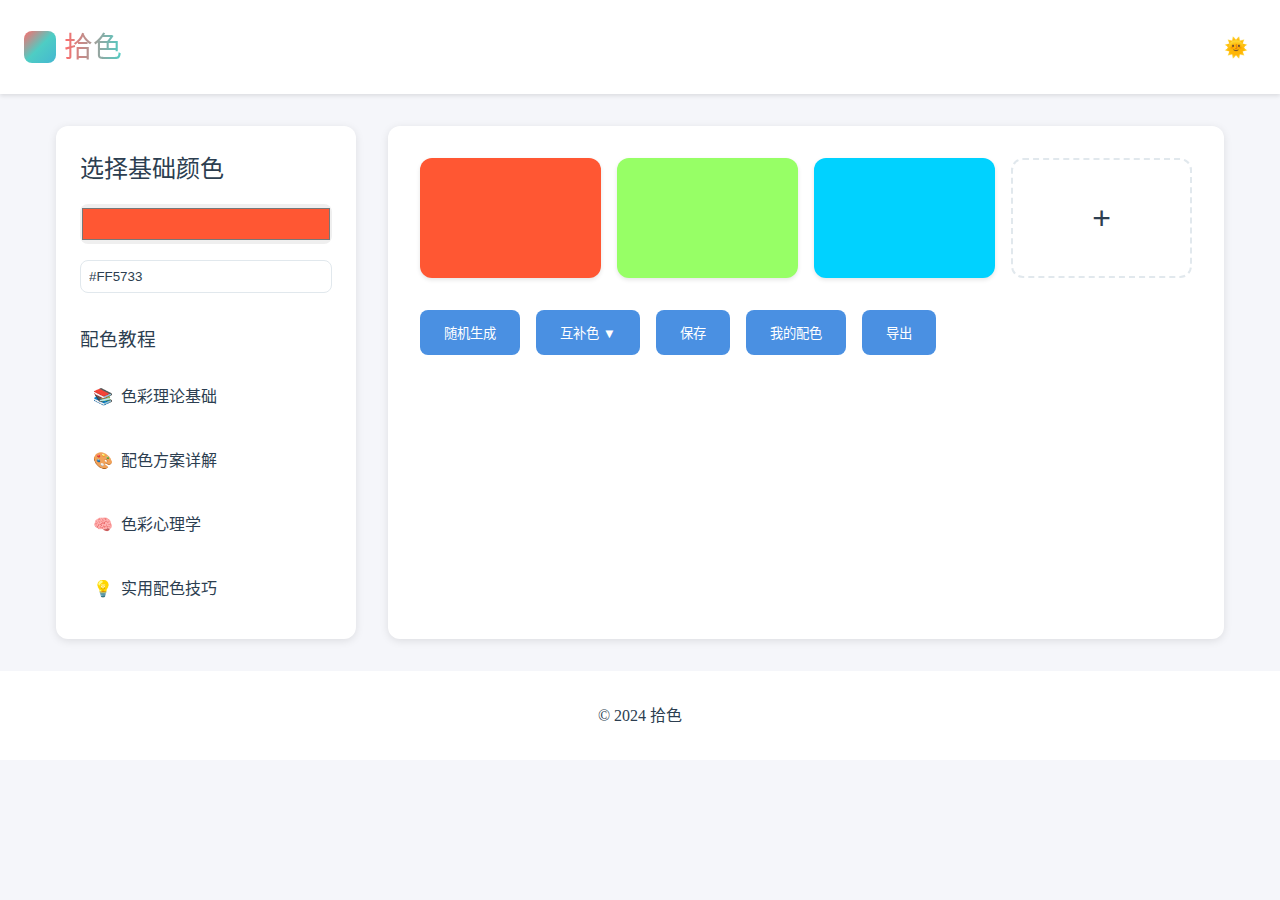
<file: index.html>
<!DOCTYPE html>
<html lang="zh-CN">

<head>
    <meta charset="UTF-8">
    <meta name="viewport" content="width=device-width, initial-scale=1.0, maximum-scale=1.0, user-scalable=no">
    <meta name="description" content="拾色 - 免费专业的在线配色方案生成器,提供互补色、三角配色、邻近色等多种配色模式。支持实时预览、一键导出、配色方案保存等功能,助您轻松创建完美配色。">
    <meta name="keywords" content="拾色,配色工具,在线配色工具,色彩搭配,互补色配色,三角配色,邻近色配色,设计工具,UI配色,网页配色，goodnotes配色">
    <meta name="author" content="拾色">
    <meta name="robots" content="index, follow">
    <meta property="og:title" content="拾色 - 专业免费的在线配色工具">
    <meta property="og:description" content="专业的在线配色方案生成器,提供多种配色模式,帮助快速创建和谐的配色方案。支持实时预览、保存、一键导出等功能。">
    <meta property="og:type" content="website">
    <meta property="og:url" content="https://yourwebsite.com/pei_se.html">
    <meta property="og:image" content="https://yourwebsite.com/images/preview.jpg">
    <link rel="icon" href="favicon.ico" type="image/x-icon">
    <link rel="apple-touch-icon" href="apple-touch-icon.png">
    <title>拾色 - 免费专业的在线配色工具 | 互补色、三角配色、邻近色配色生成</title>
    <link rel="stylesheet" href="配色方案生成器/Pei_se_syle.css">
    <link rel="canonical" href="https://yourwebsite.com/index.html">
    <meta name="theme-color" content="#4a90e2">
    <meta name="apple-mobile-web-app-capable" content="yes">
    <meta name="apple-mobile-web-app-status-bar-style" content="default">
</head>

<body class="transition-all">
    <header class="transition-all" role="banner">
        <div class="site-logo">
            <div class="logo-icon"></div>
            <h1 class="logo-text">拾色</h1>
        </div>
        <div class="theme-switch">
            <button id="themeToggle" class="theme-btn" aria-label="切换主题模式">
                <span class="theme-icon" aria-hidden="true">🌞</span>
            </button>
        </div>
    </header>

    <main role="main">
        <article class="tool-container">
            <aside class="sidebar" role="complementary">
                <section class="color-picker-section">
                    <h2>选择基础颜色</h2>
                    <input type="color" id="baseColor" aria-label="选择基础颜色">
                    <input type="text" id="hexValue" placeholder="#000000" aria-label="十六进制颜色值">
                </section>
                <nav class="tutorial-nav" aria-label="教程导航">
                    <h3>配色教程</h3>
                    <div class="tutorial-links">
                        <a href="配色方案生成器/color-theory.html" class="tutorial-link">
                            <span class="icon" aria-hidden="true">📚</span>
                            <span>色彩理论基础</span>
                        </a>
                        <a href="配色方案生成器/color-schemes.html" class="tutorial-link">
                            <span class="icon">🎨</span> 配色方案详解
                        </a>
                        <a href="配色方案生成器/color-psychology.html" class="tutorial-link">
                            <span class="icon">🧠</span> 色彩心理学
                        </a>
                        <a href="配色方案生成器/practical-tips.html" class="tutorial-link">
                            <span class="icon">💡</span> 实用配色技巧
                        </a>
                    </div>
                </nav>
            </aside>

            <section class="main-content" aria-label="配色工具">
                <section class="palette-display">
                    <div class="color-card" data-color="#FF5733">
                        <button class="remove-color-btn" title="删除此颜色">×</button>
                    </div>
                    <div class="color-card" data-color="#33FF57">
                        <button class="remove-color-btn" title="删除此颜色">×</button>
                    </div>
                    <div class="color-card" data-color="#5733FF">
                        <button class="remove-color-btn" title="删除此颜色">×</button>
                    </div>
                    <button class="add-color-btn" title="添加更多颜色">+</button>
                </section>

                <section class="controls">
                    <button id="generateRandom">随机生成</button>
                    <div class="dropdown">
                        <button id="generateHarmony" class="dropdown-btn">互补色 ▼</button>
                        <div class="dropdown-content" id="dropdownContent">
                            <div class="scheme-item" data-scheme="complementary" title="互补色：对比强烈，适合强调重点和创建视觉冲击">
                                互补色
                            </div>
                            <div class="scheme-item" data-scheme="triadic" title="三角配色：均衡和谐，在画面上产生丰富多彩的效果">
                                三角配色
                            </div>
                            <div class="scheme-item" data-scheme="analogous" title="邻近色：和谐统一，给人平和温馨的感觉">
                                邻近色
                            </div>
                            <div class="scheme-item" data-scheme="split" title="分裂互补色：既保持对比又不失和谐，适合需要多样化的设计">
                                分裂互补色
                            </div>
                        </div>
                    </div>
                    <button id="savePalette" title="保存当前配色方案">保存</button>
                    <button id="showSaved" title="查看已保存的配色方案">我的配色</button>
                    <button id="export">导出</button>
                </section>
            </section>
        </article>
    </main>
    <script src="配色方案生成器/pei_se_script.js"></script>
    <div class="modal" id="saveModal">
        <div class="modal-content">
            <h3>保存配色方案</h3>
            <input type="text" id="paletteName" placeholder="输入配色方案名称">
            <div class="modal-buttons">
                <button id="confirmSave">保存</button>
                <button id="cancelSave">取消</button>
            </div>
        </div>
    </div>

    <div class="modal" id="savedPalettesModal">
        <div class="modal-content">
            <h3>已保存的配色方案</h3>
            <div class="saved-palettes-container">
                <!-- 这里将通过 JavaScript 动态添加保存的配色方案 -->
            </div>
            <button id="closeSavedPalettes" class="close-modal-btn" aria-label="关闭对话框"></button>
        </div>
    </div>
    <footer role="contentinfo">
        <div class="footer-content">
            <p class="copyright">&copy; 2024 拾色</p>
        </div>
    </footer>

</body>

</html>
</file>
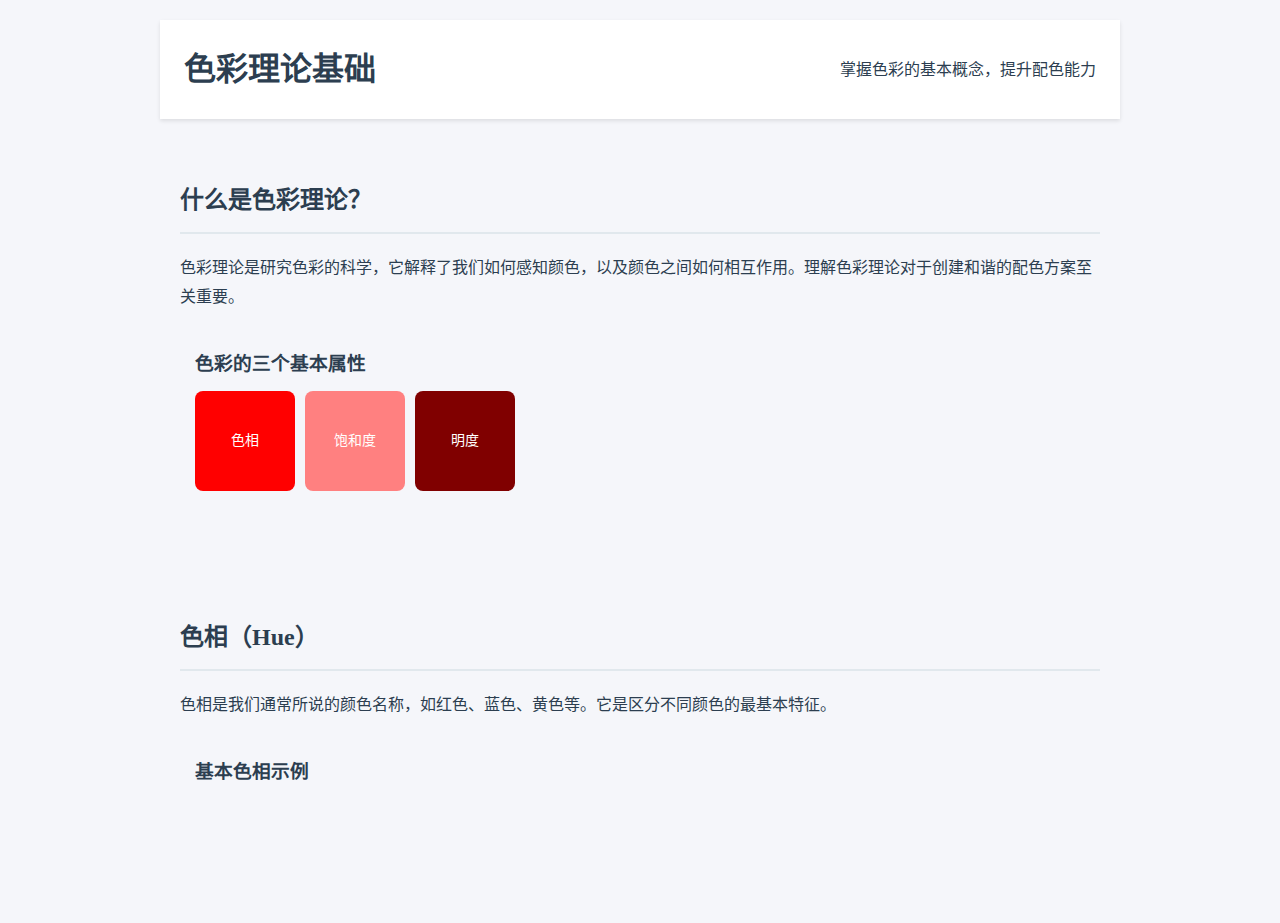
<file: 配色方案生成器/color-theory.html>
<!DOCTYPE html>
<html lang="zh-CN">

<head>
    <meta charset="UTF-8">
    <meta name="viewport" content="width=device-width, initial-scale=1.0">
    <meta name="description" content="了解色彩理论基础，掌握配色技巧，提升设计水平。包含色相、饱和度、明度等核心概念的详细解释。">
    <meta name="keywords" content="色彩理论,配色基础,色相,饱和度,明度,色彩搭配,设计理论">
    <title>色彩理论基础 - 配色方案生成器教程</title>
    <link rel="stylesheet" href="Pei_se_syle.css">
    <link rel="stylesheet" href="tutorial.css">
</head>

<body>
    <main class="tutorial-container">
        <header class="tutorial-header">
            <h1>色彩理论基础</h1>
            <p>掌握色彩的基本概念，提升配色能力</p>
        </header>

        <div class="tutorial-content">
            <article class="article">
                <h2>什么是色彩理论？</h2>
                <p>色彩理论是研究色彩的科学，它解释了我们如何感知颜色，以及颜色之间如何相互作用。理解色彩理论对于创建和谐的配色方案至关重要。</p>

                <div class="example-section">
                    <h3>色彩的三个基本属性</h3>
                    <div class="color-example">
                        <div class="color-block" style="background-color: #FF0000;">
                            色相
                        </div>
                        <div class="color-block" style="background-color: #FF8080;">
                            饱和度
                        </div>
                        <div class="color-block" style="background-color: #800000;">
                            明度
                        </div>
                    </div>
                </div>
            </article>

            <article class="article">
                <h2>色相（Hue）</h2>
                <p>色相是我们通常所说的颜色名称，如红色、蓝色、黄色等。它是区分不同颜色的最基本特征。</p>

                <div class="example-section">
                    <h3>基本色相示例</h3>
                    <div class="color-example">
                        <!-- 添加更多色相示例 -->
                    </div>
                </div>
            </article>

            <!-- 更多文章内容 -->
        </div>
    </main>

    <script src="tutorial.js"></script>
</body>

</html>
</file>
<file: 配色方案生成器/Pei_se_syle.css>
/* 基础变量设置 */

:root {
    /* 亮色主题 */
    --primary-color: #4a90e2;
    --secondary-color: #f5f6fa;
    --text-color: #2c3e50;
    --border-color: #e1e8ed;
    --card-bg: #ffffff;
    --shadow-color: rgba(0, 0, 0, 0.1);
    --hover-color: #edf2f7;
    /* 字体设置 */
    --main-font: "FangSong", "仿宋", FangSong, "STFangsong", "华文仿宋", serif;
    /* 添加过渡变量 */
    --transition-speed: 0.4s;
    --transition-timing: cubic-bezier(0.4, 0, 0.2, 1);
    /* 添加过渡属性 */
    transition: color var(--transition-speed) var(--transition-timing), background-color var(--transition-speed) var(--transition-timing), border-color var(--transition-speed) var(--transition-timing), box-shadow var(--transition-speed) var(--transition-timing);
}


/* 暗色主题 */

[data-theme="dark"] {
    --primary-color: #60a5fa;
    --secondary-color: #1a1b1e;
    --text-color: #e2e8f0;
    --border-color: #2d3748;
    --card-bg: #2d3748;
    --shadow-color: rgba(0, 0, 0, 0.3);
    --hover-color: #4a5568;
    /* 保持过渡效果 */
    transition: color var(--transition-speed) var(--transition-timing), background-color var(--transition-speed) var(--transition-timing), border-color var(--transition-speed) var(--transition-timing), box-shadow var(--transition-speed) var(--transition-timing);
}


/* 全局样式 */

* {
    margin: 0;
    padding: 0;
    box-sizing: border-box;
}

body {
    font-family: var(--main-font);
    color: var(--text-color);
    background-color: var(--secondary-color);
    line-height: 1.6;
    min-height: 100vh;
}


/* 头部样式 */

header {
    padding: 1.5rem;
    background-color: var(--card-bg);
    box-shadow: 0 2px 4px var(--shadow-color);
    display: flex;
    justify-content: space-between;
    align-items: center;
}

.site-title {
    font-size: 1.8rem;
    font-weight: normal;
    color: var(--text-color);
}


/* 主要内容区域 */

.tool-container {
    max-width: 1200px;
    margin: 2rem auto;
    padding: 0 1rem;
    display: grid;
    grid-template-columns: 300px 1fr;
    gap: 2rem;
}


/* 侧边栏样式 */

.sidebar {
    background-color: var(--card-bg);
    border-radius: 12px;
    padding: 1.5rem;
    box-shadow: 0 2px 8px var(--shadow-color);
    /* 优化卡片阴影过渡 */
    transition: transform var(--transition-speed) var(--transition-timing), box-shadow var(--transition-speed) var(--transition-timing), background-color var(--transition-speed) var(--transition-timing);
}

.color-picker-section {
    margin-bottom: 2rem;
}

.color-picker-section h2 {
    margin-bottom: 1rem;
    font-weight: normal;
}

#baseColor {
    width: 100%;
    height: 40px;
    border: none;
    border-radius: 8px;
    margin-bottom: 1rem;
    cursor: pointer;
}

#hexValue {
    width: 100%;
    padding: 0.5rem;
    border: 1px solid var(--border-color);
    border-radius: 8px;
    background-color: var(--card-bg);
    color: var(--text-color);
    /* 优化输入框过渡 */
    transition: background-color var(--transition-speed) var(--transition-timing), border-color var(--transition-speed) var(--transition-timing), color var(--transition-speed) var(--transition-timing);
}


/* 教程导航样式 */

.tutorial-nav {
    margin-top: 2rem;
}

.tutorial-nav h3 {
    margin-bottom: 1rem;
    font-weight: normal;
}

.tutorial-links {
    display: flex;
    flex-direction: column;
    gap: 0.8rem;
}

.tutorial-link {
    display: flex;
    align-items: center;
    gap: 0.5rem;
    padding: 0.8rem;
    text-decoration: none;
    color: var(--text-color);
    border-radius: 8px;
    transition: background-color 0.3s;
}

.tutorial-link:hover {
    background-color: var(--hover-color);
}


/* 主要内容区域样式 */

.main-content {
    background-color: var(--card-bg);
    border-radius: 12px;
    padding: 2rem;
    box-shadow: 0 2px 8px var(--shadow-color);
    /* 优化卡片阴影过渡 */
    transition: transform var(--transition-speed) var(--transition-timing), box-shadow var(--transition-speed) var(--transition-timing), background-color var(--transition-speed) var(--transition-timing);
}


/* 调色板显示区域 */

.palette-display {
    display: grid;
    grid-template-columns: repeat(auto-fit, minmax(120px, 1fr));
    gap: 1rem;
    margin-bottom: 2rem;
}

.color-card {
    position: relative;
    height: 120px;
    border-radius: 12px;
    cursor: pointer;
    transition: transform 0.3s;
    box-shadow: 0 2px 4px var(--shadow-color);
}

.color-card:hover {
    transform: translateY(-2px);
}

.remove-color-btn {
    position: absolute;
    top: 0.5rem;
    right: 0.5rem;
    width: 24px;
    height: 24px;
    border: none;
    border-radius: 50%;
    background-color: rgba(255, 255, 255, 0.8);
    cursor: pointer;
    display: flex;
    align-items: center;
    justify-content: center;
    opacity: 0;
    transition: opacity 0.3s;
}

.color-card:hover .remove-color-btn {
    opacity: 1;
}

.add-color-btn {
    height: 120px;
    border: 2px dashed var(--border-color);
    border-radius: 12px;
    background: none;
    cursor: pointer;
    font-size: 2rem;
    color: var(--text-color);
    transition: background-color 0.3s;
}

.add-color-btn:hover {
    background-color: var(--hover-color);
}


/* 控制按钮区域 */

.controls {
    display: flex;
    gap: 1rem;
    flex-wrap: wrap;
}

.controls button {
    padding: 0.8rem 1.5rem;
    border: none;
    border-radius: 8px;
    background-color: var(--primary-color);
    color: white;
    cursor: pointer;
    transition: opacity 0.3s;
}

.controls button:hover {
    opacity: 0.9;
}


/* 下拉菜单样式 */

.dropdown {
    position: relative;
}

.dropdown-content {
    display: none;
    position: absolute;
    top: 100%;
    left: 0;
    background-color: var(--card-bg);
    border-radius: 8px;
    box-shadow: 0 2px 8px var(--shadow-color);
    z-index: 1000;
    min-width: 160px;
    /* 优化下拉菜单过渡 */
    transition: opacity var(--transition-speed) var(--transition-timing), transform var(--transition-speed) var(--transition-timing);
}

.dropdown-content.show {
    display: block;
    animation: dropdownFade var(--transition-speed) var(--transition-timing);
}

@keyframes dropdownFade {
    from {
        opacity: 0;
        transform: translateY(-10px);
    }
    to {
        opacity: 1;
        transform: translateY(0);
    }
}

.scheme-item {
    padding: 0.8rem 1rem;
    cursor: pointer;
    transition: background-color 0.3s;
}

.scheme-item:hover {
    background-color: var(--hover-color);
}


/* Toast提示样式 */

.toast {
    position: fixed;
    bottom: 2rem;
    left: 50%;
    transform: translateX(-50%);
    background-color: rgba(0, 0, 0, 0.8);
    color: white;
    padding: 0.8rem 1.5rem;
    border-radius: 8px;
    animation: fadeInOut 2s ease-in-out;
}

@keyframes fadeInOut {
    0% {
        opacity: 0;
        transform: translate(-50%, 20px);
    }
    10% {
        opacity: 1;
        transform: translate(-50%, 0);
    }
    90% {
        opacity: 1;
        transform: translate(-50%, 0);
    }
    100% {
        opacity: 0;
        transform: translate(-50%, -20px);
    }
}


/* 模态框样式 */

.modal {
    display: none;
    position: fixed;
    top: 0;
    left: 0;
    width: 100%;
    height: 100%;
    background-color: rgba(0, 0, 0, 0.5);
    z-index: 1000;
}

.modal.show {
    display: flex;
    align-items: center;
    justify-content: center;
}

.modal-content {
    position: relative;
    background-color: var(--card-bg);
    border-radius: 12px;
    padding: 2rem;
    box-shadow: 0 4px 16px var(--shadow-color);
    /* 设置���为视窗高度的80% */
    max-height: 80vh;
    /* 添加内部滚动 */
    overflow-y: auto;
    /* 平滑滚动效果 */
    scroll-behavior: smooth;
}

.modal-content h3 {
    margin-bottom: 1rem;
    font-weight: normal;
}

.modal-content input {
    width: 100%;
    padding: 0.8rem;
    border: 1px solid var(--border-color);
    border-radius: 8px;
    margin-bottom: 1rem;
}

.modal-buttons {
    display: flex;
    gap: 1rem;
    justify-content: flex-end;
    margin-top: 1.5rem;
}

.modal-buttons button {
    padding: 0.8rem 1.5rem;
    border: none;
    border-radius: 8px;
    font-family: var(--main-font);
    font-size: 1rem;
    cursor: pointer;
    transition: all 0.3s var(--transition-timing);
}


/* 确认按钮样式 */

.modal-buttons button:first-child {
    background-color: var(--primary-color);
    color: #ffffff;
}

.modal-buttons button:first-child:hover {
    background-color: var(--primary-color);
    opacity: 0.9;
    transform: translateY(-2px);
    box-shadow: 0 4px 12px rgba(74, 144, 226, 0.2);
}


/* 取消按钮样式 */

.modal-buttons button:last-child {
    background-color: var(--card-bg);
    color: var(--text-color);
    border: 1px solid var(--border-color);
}

.modal-buttons button:last-child:hover {
    background-color: var(--hover-color);
    transform: translateY(-2px);
}


/* 按钮点击效果 */

.modal-buttons button:active {
    transform: translateY(0);
}


/* 禁用状态 */

.modal-buttons button:disabled {
    opacity: 0.5;
    cursor: not-allowed;
    transform: none;
}


/* 模态框内容样式优化 */

.modal-content input {
    width: 100%;
    padding: 0.8rem;
    border: 1px solid var(--border-color);
    border-radius: 8px;
    margin-bottom: 1rem;
    font-family: var(--main-font);
    color: var(--text-color);
    background-color: var(--card-bg);
    transition: border-color 0.3s var(--transition-timing);
}

.modal-content input:focus {
    outline: none;
    border-color: var(--primary-color);
    box-shadow: 0 0 0 2px rgba(74, 144, 226, 0.1);
}


/* 响应式设计 */

@media (max-width: 768px) {
    .tool-container {
        grid-template-columns: 1fr;
    }
    .controls {
        flex-direction: column;
    }
    .controls button {
        width: 100%;
    }
}


/* 主题切换按钮样式 */

.theme-btn {
    position: relative;
    width: 40px;
    height: 40px;
    display: flex;
    align-items: center;
    justify-content: center;
    border-radius: 50%;
    background: none;
    border: 2px solid transparent;
    cursor: pointer;
    overflow: hidden;
    /* 优化主题切换按钮样式 */
    transition: background-color var(--transition-speed) var(--transition-timing), border-color var(--transition-speed) var(--transition-timing);
}

.theme-btn:hover {
    background-color: var(--hover-color);
    border-color: var(--border-color);
}

.theme-btn .theme-icon {
    font-size: 1.2rem;
    transform-origin: center;
    /* 主题切换时的图标动画 */
    transition: transform var(--transition-speed) var(--transition-timing), opacity var(--transition-speed) var(--transition-timing);
}


/* 主题切换时的图标动画 */

.theme-btn:active .theme-icon {
    transform: rotate(180deg);
}


/* 页脚样式 */

footer {
    text-align: center;
    padding: 2rem;
    background-color: var(--card-bg);
    margin-top: 2rem;
}

.footer-content {
    max-width: 1200px;
    margin: 0 auto;
}


/* 已保存配色列表中的按钮样式 */

.palette-actions {
    display: flex;
    gap: 0.8rem;
}

.palette-actions button {
    padding: 0.6rem 1.2rem;
    border: none;
    border-radius: 6px;
    font-family: var(--main-font);
    font-size: 0.9rem;
    cursor: pointer;
    transition: all 0.3s var(--transition-timing);
}


/* "使用"按钮样式 */

.load-palette {
    background-color: var(--primary-color);
    color: #ffffff;
}

.load-palette:hover {
    opacity: 0.9;
    transform: translateY(-2px);
    box-shadow: 0 4px 12px rgba(74, 144, 226, 0.2);
}


/* "删除"按钮样式 */

.delete-palette {
    background-color: transparent;
    color: #dc2626;
    border: 1px solid #dc2626;
}

.delete-palette:hover {
    background-color: #dc2626;
    color: #ffffff;
    transform: translateY(-2px);
    box-shadow: 0 4px 12px rgba(220, 38, 38, 0.15);
}


/* 按钮点击效果 */

.palette-actions button:active {
    transform: translateY(0);
}


/* 已保存配色列表中的配色项样式优化 */

.saved-palette {
    display: flex;
    align-items: center;
    justify-content: space-between;
    padding: 1rem;
    background-color: var(--card-bg);
    border-radius: 8px;
    margin-bottom: 1rem;
    border: 1px solid var(--border-color);
    transition: all 0.3s var(--transition-timing);
}

.saved-palette:hover {
    transform: translateY(-2px);
    box-shadow: 0 4px 12px var(--shadow-color);
}

.palette-colors {
    display: flex;
    gap: 0.5rem;
}

.palette-color {
    width: 30px;
    height: 30px;
    border-radius: 4px;
    border: 1px solid var(--border-color);
}

.palette-info {
    display: flex;
    align-items: center;
    gap: 1.5rem;
}

.palette-info span {
    font-size: 1rem;
    color: var(--text-color);
}


/* 适配暗色主题 */

[data-theme="dark"] .delete-palette {
    color: #ef4444;
    border-color: #ef4444;
}

[data-theme="dark"] .delete-palette:hover {
    background-color: #ef4444;
    color: #ffffff;
}


/* 模态框关闭按钮样式 */

.close-modal-btn {
    position: absolute;
    top: 1rem;
    right: 1rem;
    width: 36px;
    height: 36px;
    border: none;
    border-radius: 50%;
    background-color: var(--hover-color);
    color: var(--text-color);
    cursor: pointer;
    display: flex;
    align-items: center;
    justify-content: center;
    font-size: 1.5rem;
    transition: all 0.3s var(--transition-timing);
    box-shadow: 0 2px 8px var(--shadow-color);
}

.close-modal-btn::before {
    content: "×";
    line-height: 1;
}

.close-modal-btn:hover {
    background-color: var(--border-color);
    transform: rotate(90deg) scale(1.1);
    box-shadow: 0 4px 12px var(--shadow-color);
}

.close-modal-btn:active {
    transform: rotate(90deg) scale(0.95);
    box-shadow: 0 2px 4px var(--shadow-color);
}


/* 暗色主题适配 */

[data-theme="dark"] .close-modal-btn {
    background-color: var(--hover-color);
    color: var(--text-color);
}

[data-theme="dark"] .close-modal-btn:hover {
    background-color: var(--border-color);
}


/* 保存的配色容器样式 */

.saved-palettes-container {
    /* 移除固定高度,让内容自然流动 */
    padding: 1rem 0;
}


/* 自定义滚动条样式 */

.modal-content::-webkit-scrollbar {
    width: 8px;
}

.modal-content::-webkit-scrollbar-track {
    background: var(--secondary-color);
    border-radius: 4px;
}

.modal-content::-webkit-scrollbar-thumb {
    background: var(--border-color);
    border-radius: 4px;
}

.modal-content::-webkit-scrollbar-thumb:hover {
    background: var(--primary-color);
}


/* 全局过渡效果类 */

.transition-all {
    transition: color var(--transition-speed) var(--transition-timing), background-color var(--transition-speed) var(--transition-timing), border-color var(--transition-speed) var(--transition-timing), box-shadow var(--transition-speed) var(--transition-timing), transform var(--transition-speed) var(--transition-timing);
}


/* 移动端适配 */

@media screen and (max-width: 768px) {
    /* 工具容器布局调整 */
    .tool-container {
        grid-template-columns: 1fr;
        /* 改为单列布局 */
        gap: 1rem;
        padding: 0.5rem;
    }
    /* 调整侧边栏样式 */
    .sidebar {
        position: relative;
        width: 100%;
        margin-bottom: 1rem;
    }
    /* 调整颜色卡片大��� */
    .palette-display {
        grid-template-columns: repeat(auto-fit, minmax(80px, 1fr));
        gap: 0.5rem;
    }
    /* 调整控制按钮布局 */
    .controls {
        flex-direction: column;
        gap: 0.5rem;
    }
    /* 调整模态框样式 */
    .modal-content {
        width: 90%;
        max-width: none;
        margin: 1rem;
        padding: 1rem;
    }
    /* 调整标题大小 */
    .site-title {
        font-size: 1.5rem;
    }
    /* 调整按钮大小 */
    button {
        padding: 0.5rem 1rem;
    }
}


/* 添加触摸设备的交互优化 */

@media (hover: none) {
    .color-card {
        -webkit-tap-highlight-color: transparent;
    }
    .color-card:active {
        transform: scale(0.98);
    }
}


/* Logo 样式 */

.site-logo {
    display: flex;
    align-items: center;
    gap: 0.5rem;
}

.logo-icon {
    width: 32px;
    height: 32px;
    border-radius: 8px;
    background: linear-gradient(135deg, #FF6B6B, #4ECDC4, #45B7D1);
    position: relative;
}

.logo-text {
    font-family: var(--main-font);
    font-size: 1.8rem;
    font-weight: normal;
    background: linear-gradient(to right, #FF6B6B, #4ECDC4);
    -webkit-background-clip: text;
    color: transparent;
}


/* Logo 印章样式 */

.logo-seal {
    width: 60px;
    height: 60px;
    border: 2px solid #c41e3a;
    color: #c41e3a;
    font-family: "FangSong", serif;
    transform: rotate(-5deg);
    box-shadow: 2px 2px 0 rgba(196, 30, 58, 0.2);
    /* 添加圆形效果 */
    border-radius: 50%;
    /* 文字居中 */
    display: flex;
    align-items: center;
    justify-content: center;
    /* 设置字体大小 */
    font-size: 1.5rem;
    /* 添加过渡效果 */
    transition: transform 0.3s ease;
}


/* 悬停效果 */

.logo-seal:hover {
    transform: rotate(0deg);
}


/* 暗色主题适配 */

[data-theme="dark"] .logo-seal {
    border-color: #ff6b6b;
    color: #ff6b6b;
    box-shadow: 2px 2px 0 rgba(255, 107, 107, 0.2);
}


/* 添加到现有样式末尾 */

.header-controls {
    display: flex;
    align-items: center;
    gap: 1rem;
}

.language-switch {
    display: flex;
    gap: 0.3rem;
}

.lang-btn {
    padding: 0.3rem 0.6rem;
    border: 1px solid var(--border-color);
    border-radius: 4px;
    background: var(--card-bg);
    color: var(--text-color);
    cursor: pointer;
    font-size: 0.9rem;
}

.lang-btn[data-active="true"] {
    background: var(--primary-color);
    color: white;
}
</file>
<file: 配色方案生成器/tutorial.css>
/* 教程页面基础样式 */

.tutorial-container {
    max-width: 1000px;
    margin: 0 auto;
    padding: 20px;
}

.tutorial-header {
    text-align: center;
    margin-bottom: 40px;
}

.tutorial-content {
    line-height: 1.8;
    color: var(--text-color);
}


/* 文章样式 */

.article {
    margin-bottom: 40px;
    padding: 20px;
    background: var(--main-bg);
    border-radius: 8px;
    box-shadow: var(--card-shadow);
}

.article h2 {
    color: var(--text-color);
    margin-bottom: 20px;
    border-bottom: 2px solid var(--border-color);
    padding-bottom: 10px;
}

.article p {
    margin-bottom: 15px;
}


/* 示例展示区 */

.example-section {
    margin: 20px 0;
    padding: 15px;
    background: var(--sidebar-bg);
    border-radius: 8px;
}

.color-example {
    display: flex;
    gap: 10px;
    margin: 10px 0;
}

.color-block {
    width: 100px;
    height: 100px;
    border-radius: 8px;
    display: flex;
    align-items: center;
    justify-content: center;
    color: white;
    font-size: 14px;
}


/* 导航样式 */

.tutorial-nav {
    margin-top: 30px;
    padding-top: 20px;
    border-top: 1px solid var(--border-color);
}

.tutorial-links {
    display: flex;
    flex-direction: column;
    gap: 10px;
}

.tutorial-link {
    display: flex;
    align-items: center;
    gap: 10px;
    padding: 10px;
    text-decoration: none;
    color: var(--text-color);
    border-radius: 6px;
    transition: background-color 0.3s ease;
}

.tutorial-link:hover {
    background-color: var(--sidebar-bg);
}

.icon {
    font-size: 20px;
}
</file>
